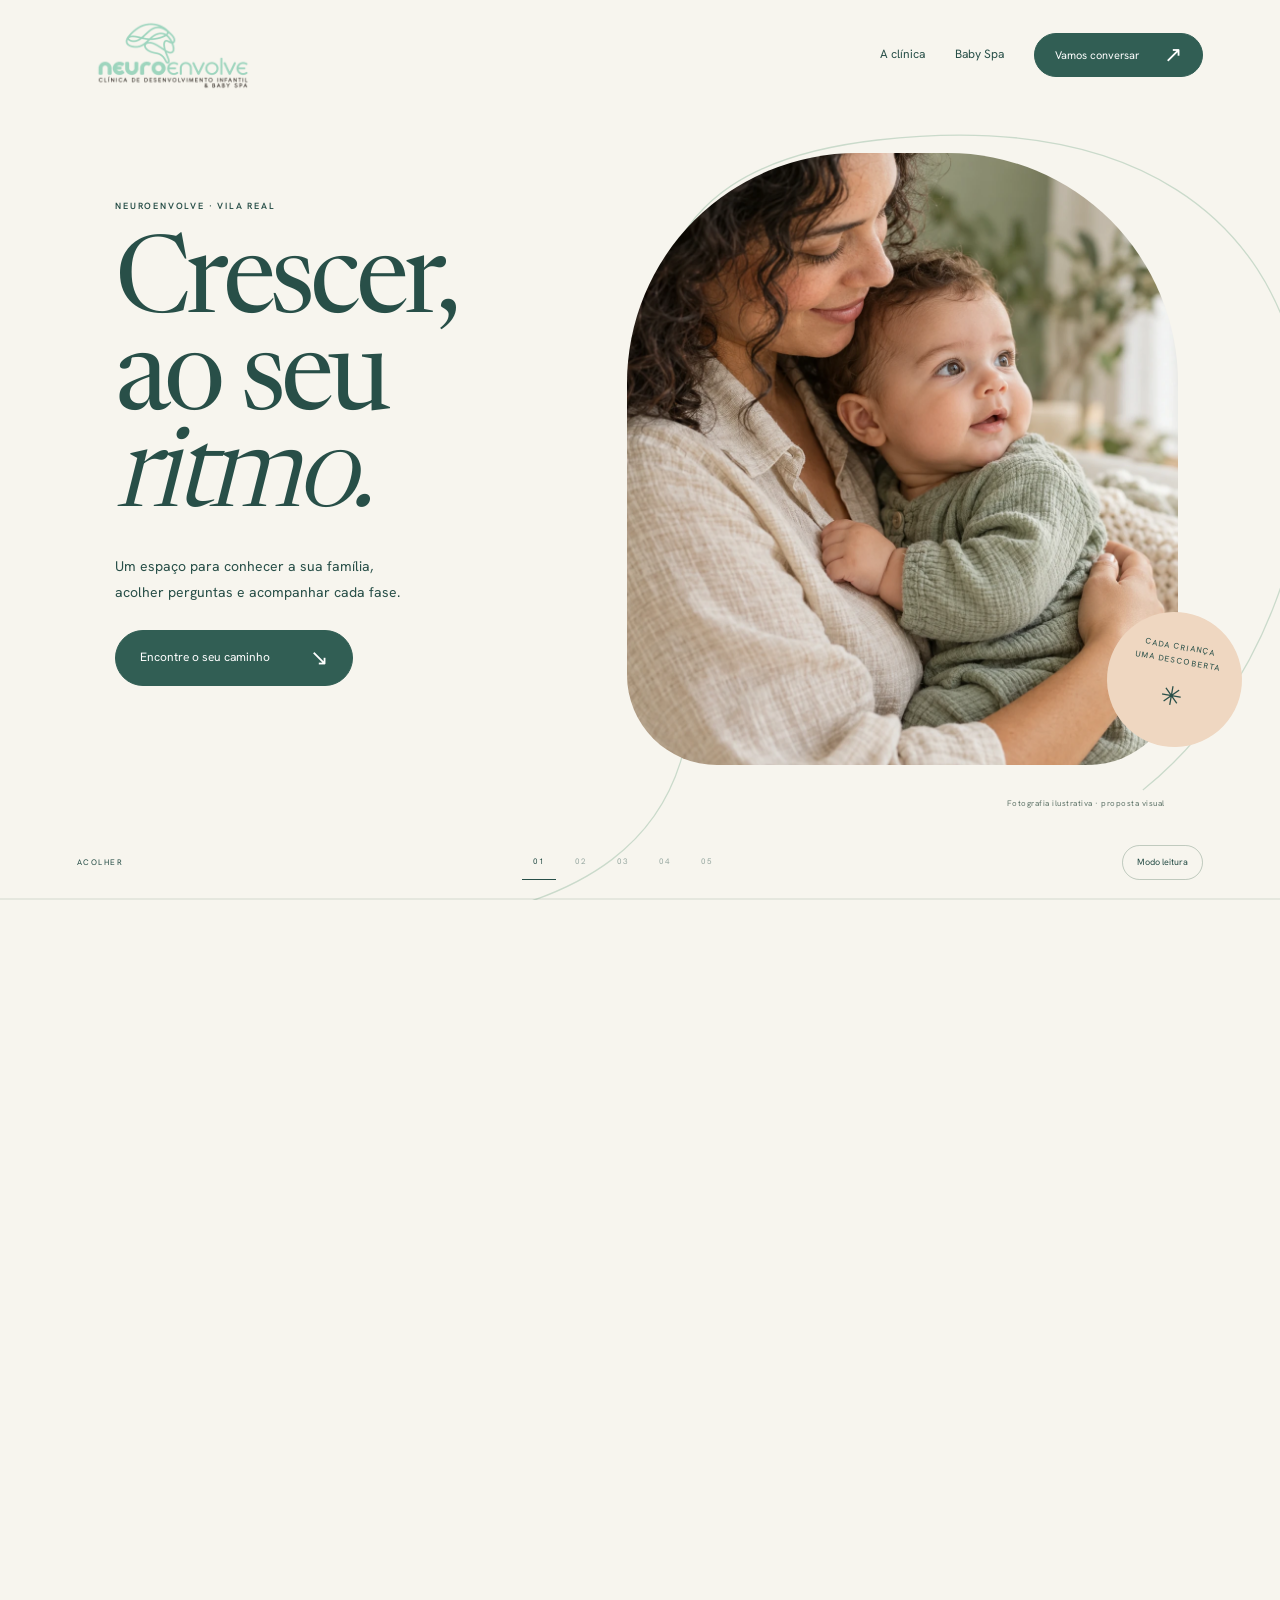
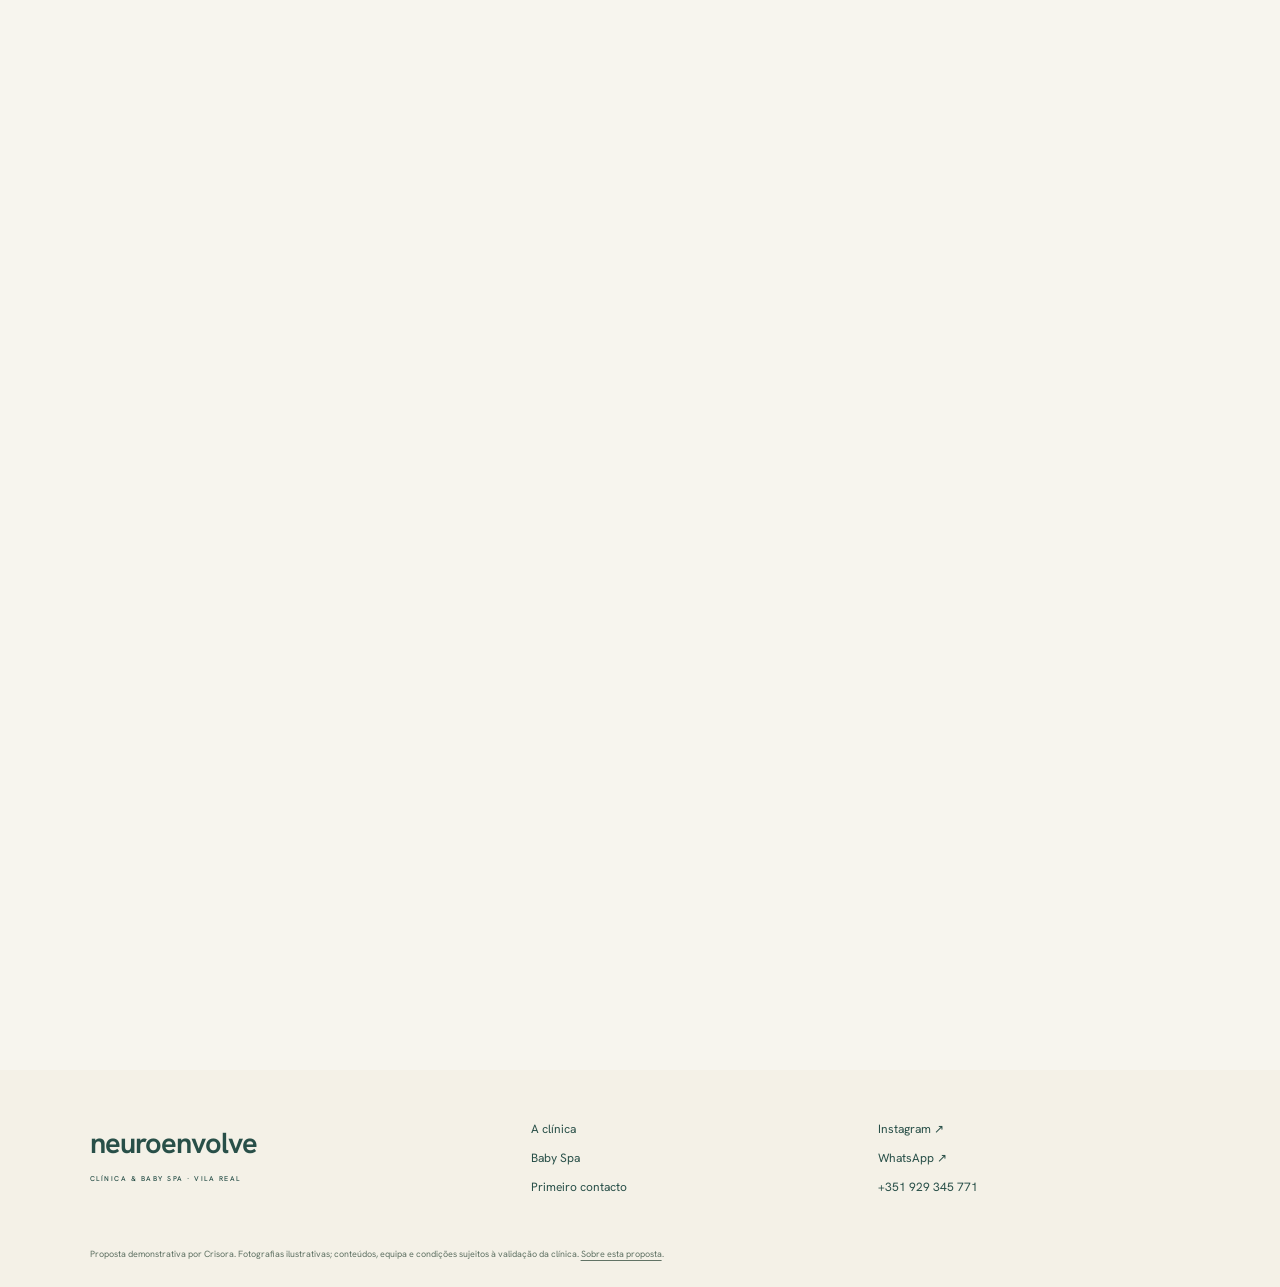
<file: index.html>
<!doctype html><html lang="pt-PT"><head><meta charset="utf-8"><meta name="viewport" content="width=device-width,initial-scale=1"><meta name="robots" content="noindex"><meta name="description" content="Neuroenvolve — Clínica de desenvolvimento infantil e Baby Spa, em Vila Real. Conheça a proposta de cuidado e fale com a clínica."><title>Neuroenvolve — Crescer, ao seu ritmo.</title><link rel="stylesheet" href="site.css?v=1"></head><body><a class="skip" href="contacto.html">Saltar para o contacto</a><main><div class="journey" id="journey"><div class="journey-stage"><header class="header"><a class="logo" href="#inicio" aria-label="Neuroenvolve — início"><img src="assets/logo.webp" alt="Neuroenvolve — Clínica de desenvolvimento infantil e Baby Spa"></a><nav aria-label="Principal"><a href="clinica.html">A clínica</a><a href="baby-spa.html">Baby Spa</a><a class="pill small" href="contacto.html">Vamos conversar <span>↗</span></a></nav></header><section class="scene welcome" id="inicio" aria-labelledby="welcome-title"><svg class="welcome-thread" viewBox="0 0 1400 900" preserveAspectRatio="none" aria-hidden="true"><path d="M 500 920 C 1100 820 380 200 960 140 S 1510 600 1250 790"/></svg><div class="welcome-photo"><img src="assets/family.webp" fetchpriority="high" alt="Fotografia ilustrativa de uma mãe a acolher o bebé nos braços"></div><div class="welcome-copy"><p class="eyebrow">NEUROENVOLVE · VILA REAL</p><h1 id="welcome-title">Crescer,<br>ao seu<br><em>ritmo.</em></h1><p class="lead">Um espaço para conhecer a sua família,<br>acolher perguntas e acompanhar cada fase.</p><a class="pill" href="#caminhos">Encontre o seu caminho <span>↘</span></a></div><span class="round-note" aria-hidden="true">CADA CRIANÇA<br>UMA DESCOBERTA<span>✳</span></span><p class="picture-note">Fotografia ilustrativa · proposta visual</p></section><section class="scene pathways" id="caminhos" aria-labelledby="pathways-title"><div class="pathways-title"><p class="eyebrow">01 / DIFERENTES PONTOS DE PARTIDA</p><h2 id="pathways-title">Cuidado que<br><em>acompanha.</em></h2><p>Às vezes, procura uma experiência com o seu bebé.<br>Outras vezes, precisa de saber com quem falar.</p></div><div class="play-photo"><img src="assets/play.webp" alt="Fotografia ilustrativa de uma criança e um adulto a partilhar uma brincadeira" loading="lazy"><span>DESCOBRIR. BRINCAR. PARTILHAR.</span></div><div class="path-list"><article><span class="path-number">01</span><div><p class="eyebrow">A CLÍNICA</p><h3>Conhecer e compreender.</h3><p>Informação sobre o desenvolvimento infantil, a história da clínica e como dar o primeiro passo com a equipa.</p><a class="line-link" href="clinica.html">Conhecer a clínica ↗</a></div></article><article><span class="path-number">02</span><div><p class="eyebrow">BABY SPA</p><h3>Um momento para partilhar.</h3><p>Conheça a proposta do Baby Spa e esclareça com a clínica o que acontece numa sessão e como preparar a visita.</p><a class="line-link" href="baby-spa.html">Explorar o Baby Spa ↗</a></div></article></div></section><section class="scene spa" id="baby-spa" aria-labelledby="spa-title"><div class="spa-photo"><img src="assets/baby-spa.webp" alt="Fotografia ilustrativa de um pequeno pé acolhido nas mãos de um adulto, junto a uma banheira" loading="lazy"></div><div class="spa-sheet"><span class="bubble b1" aria-hidden="true"></span><span class="bubble b2" aria-hidden="true"></span><div class="spa-copy"><p class="eyebrow">02 / BABY SPA</p><h2 id="spa-title">Pequenos pés.<br><em>Grandes momentos.</em></h2><p>Um convite para abrandar e conhecer a experiência do Baby Spa da Neuroenvolve, com espaço para as perguntas da sua família.</p><div class="spa-notes"><p><span>01</span> Saiba como funciona a sessão.</p><p><span>02</span> Confirme se é adequada para a sua criança.</p><p><span>03</span> Combine a visita com a clínica.</p></div><a class="pill" href="baby-spa.html">Conhecer a experiência <span>↗</span></a></div></div><p class="picture-note">Imagem conceptual · não retrata as instalações</p></section><section class="scene story" id="historia" aria-labelledby="story-title"><span class="story-orbit" aria-hidden="true"></span><div class="story-title"><p class="eyebrow">03 / POR TRÁS DO CUIDADO</p><h2 id="story-title">Há uma história<br>que nos<br><em>envolve.</em></h2><p>A Neuroenvolve nasceu em Vila Real, em 2024, pela iniciativa de Marina Nascimento, com foco no desenvolvimento infantil e no Baby Spa.</p><a class="line-link" href="clinica.html#quem-somos">Conhecer esta história ↗</a></div><div class="founder"><span class="founder-initial" aria-hidden="true">M</span><div><p class="eyebrow">FUNDADORA</p><h3>Marina<br>Nascimento</h3><p>Psicomotricista<br>Mestre em Desenvolvimento da Criança</p><p class="quiet">Um primeiro rosto para conhecer a origem da Neuroenvolve.</p></div></div><p class="source-note">Apresentação baseada na notícia de inauguração, de agosto de 2024. Equipa atual a validar pela clínica.</p></section><section class="scene conversation" id="visita" aria-labelledby="conversation-title"><div class="conversation-copy"><p class="eyebrow">04 / O PRIMEIRO PASSO</p><h2 id="conversation-title">Podemos começar<br>por uma<br><em>conversa?</em></h2><p>Não precisa de ter todas as respostas.<br>Diga-nos o que gostaria de conhecer.</p><a class="pill dark" href="contacto.html">Preparar o primeiro contacto <span>↗</span></a></div><div class="visit-note"><span class="visit-sun" aria-hidden="true">✳</span><p class="eyebrow">ESPERAMOS POR SI EM VILA REAL</p><p>Rua das Torres das Flores<br>Torre Azul, Loja n.º 1<br>5000-419 Vila Real</p><a class="line-link" href="https://www.google.com/maps/search/?api=1&query=Neuroenvolve%20Rua%20das%20Torres%20das%20Flores%20Vila%20Real" target="_blank" rel="noopener">Ver no mapa ↗</a><a class="visit-phone" href="tel:+351929345771">929 345 771</a></div></section><div class="scene-controls"><span class="chapter-label" aria-live="off">ACOLHER</span><nav aria-label="Capítulos"><a href="#inicio" aria-label="Acolher" aria-current="step">01</a><a href="#caminhos" aria-label="Caminhos">02</a><a href="#baby-spa" aria-label="Baby Spa">03</a><a href="#historia" aria-label="História">04</a><a href="#visita" aria-label="Contacto">05</a></nav><button id="reading-toggle" type="button" aria-pressed="false">Modo leitura</button></div><div class="journey-progress" aria-hidden="true"><span></span></div></div></div></main><footer><a class="footer-name" href="index.html">neuroenvolve<span>CLÍNICA & BABY SPA · VILA REAL</span></a><div><a href="clinica.html">A clínica</a><a href="baby-spa.html">Baby Spa</a><a href="contacto.html">Primeiro contacto</a></div><div><a href="https://www.instagram.com/neuroenvolve.vr/" target="_blank" rel="noopener">Instagram ↗</a><a href="https://wa.me/351929345771" target="_blank" rel="noopener">WhatsApp ↗</a><a href="tel:+351929345771">+351 929 345 771</a></div><p>Proposta demonstrativa por Crisora. Fotografias ilustrativas; conteúdos, equipa e condições sujeitos à validação da clínica. <a href="clinica.html#sobre-proposta">Sobre esta proposta</a>.</p></footer><script src="journey.js?v=1"></script></body></html>
</file>
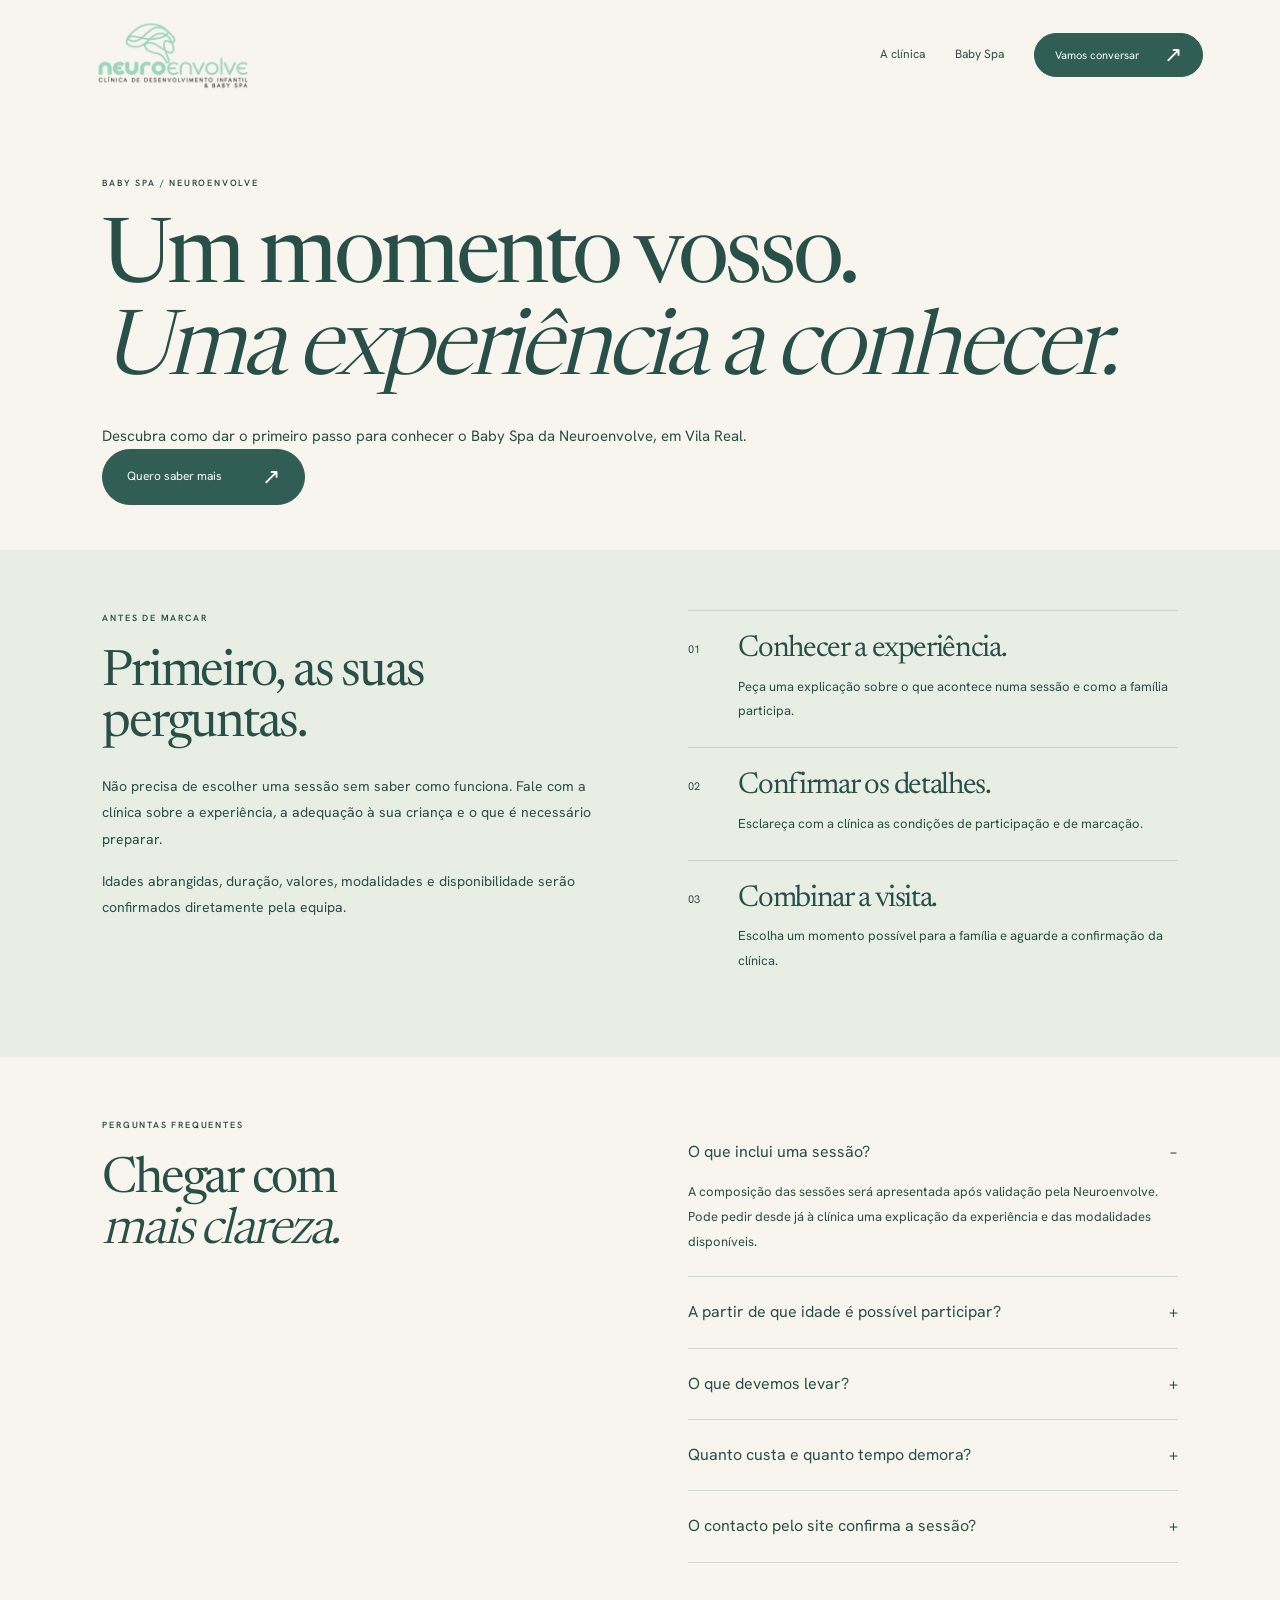
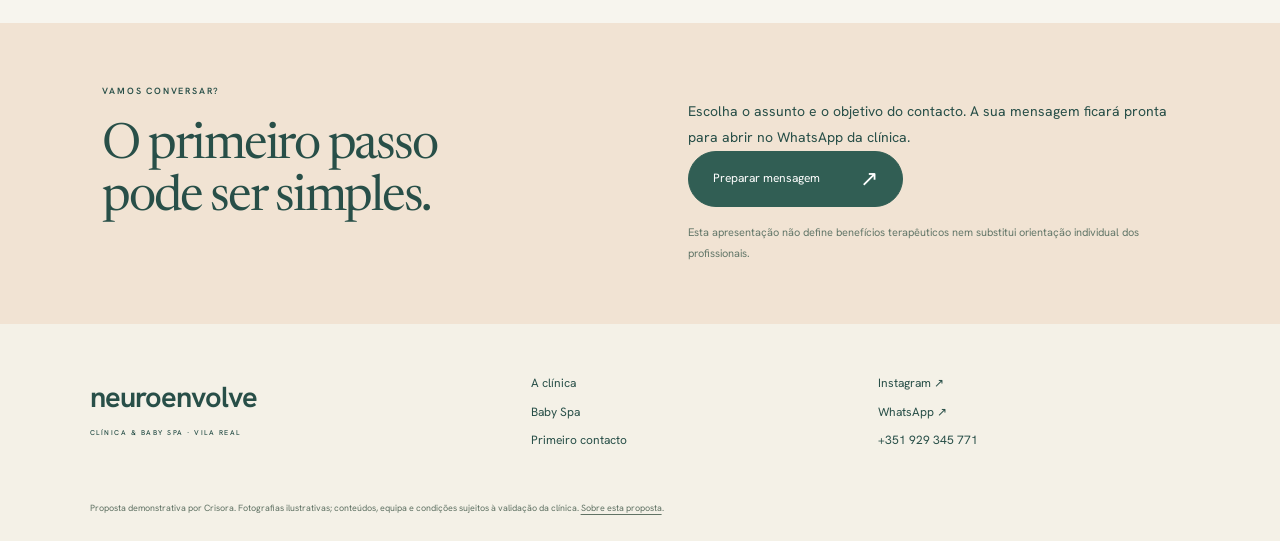
<file: baby-spa.html>
<!doctype html><html lang="pt-PT"><head><meta charset="utf-8"><meta name="viewport" content="width=device-width,initial-scale=1"><meta name="robots" content="noindex"><title>Baby Spa — Neuroenvolve</title><link rel="stylesheet" href="site.css?v=1"></head><body class="inner-page"><a class="skip" href="#conteudo">Saltar para o conteúdo</a><header class="header"><a class="logo" href="index.html" aria-label="Neuroenvolve — início"><img src="assets/logo.webp" alt="Neuroenvolve — Clínica de desenvolvimento infantil e Baby Spa"></a><nav aria-label="Principal"><a href="clinica.html">A clínica</a><a href="baby-spa.html">Baby Spa</a><a class="pill small" href="contacto.html">Vamos conversar <span>↗</span></a></nav></header><main id="conteudo"><div class="page-heading"><p class="eyebrow">BABY SPA / NEUROENVOLVE</p><h1>Um momento vosso.<br><em>Uma experiência a conhecer.</em></h1><p>Descubra como dar o primeiro passo para conhecer o Baby Spa da Neuroenvolve, em Vila Real.</p><a class="pill" href="contacto.html?assunto=spa">Quero saber mais <span>↗</span></a></div><section class="editorial-row tinted"><div><p class="eyebrow">ANTES DE MARCAR</p><h2>Primeiro, as suas<br>perguntas.</h2><p>Não precisa de escolher uma sessão sem saber como funciona. Fale com a clínica sobre a experiência, a adequação à sua criança e o que é necessário preparar.</p><p>Idades abrangidas, duração, valores, modalidades e disponibilidade serão confirmados diretamente pela equipa.</p></div><ol class="steps-list"><li><span>01</span><div><h3>Conhecer a experiência.</h3><p>Peça uma explicação sobre o que acontece numa sessão e como a família participa.</p></div></li><li><span>02</span><div><h3>Confirmar os detalhes.</h3><p>Esclareça com a clínica as condições de participação e de marcação.</p></div></li><li><span>03</span><div><h3>Combinar a visita.</h3><p>Escolha um momento possível para a família e aguarde a confirmação da clínica.</p></div></li></ol></section><section class="editorial-row faq"><div><p class="eyebrow">PERGUNTAS FREQUENTES</p><h2>Chegar com<br><em>mais clareza.</em></h2></div><div><details open><summary>O que inclui uma sessão?</summary><p>A composição das sessões será apresentada após validação pela Neuroenvolve. Pode pedir desde já à clínica uma explicação da experiência e das modalidades disponíveis.</p></details><details><summary>A partir de que idade é possível participar?</summary><p>Confirme diretamente com a equipa quais as idades abrangidas e se a experiência é adequada à sua criança.</p></details><details><summary>O que devemos levar?</summary><p>Peça à clínica as suas orientações de preparação antes da visita. Assim, saberá exatamente o que é necessário.</p></details><details><summary>Quanto custa e quanto tempo demora?</summary><p>Os valores e a duração ainda não foram incluídos nesta proposta. A clínica confirma essas informações no contacto.</p></details><details><summary>O contacto pelo site confirma a sessão?</summary><p>Não. O site prepara uma mensagem para o WhatsApp. A marcação só fica confirmada depois de combinar os detalhes com a Neuroenvolve.</p></details></div></section><section class="editorial-row peach"><div><p class="eyebrow">VAMOS CONVERSAR?</p><h2>O primeiro passo<br>pode ser simples.</h2></div><div><p>Escolha o assunto e o objetivo do contacto. A sua mensagem ficará pronta para abrir no WhatsApp da clínica.</p><a class="pill" href="contacto.html?assunto=spa">Preparar mensagem <span>↗</span></a><p class="subnote">Esta apresentação não define benefícios terapêuticos nem substitui orientação individual dos profissionais.</p></div></section></main><footer><a class="footer-name" href="index.html">neuroenvolve<span>CLÍNICA & BABY SPA · VILA REAL</span></a><div><a href="clinica.html">A clínica</a><a href="baby-spa.html">Baby Spa</a><a href="contacto.html">Primeiro contacto</a></div><div><a href="https://www.instagram.com/neuroenvolve.vr/" target="_blank" rel="noopener">Instagram ↗</a><a href="https://wa.me/351929345771" target="_blank" rel="noopener">WhatsApp ↗</a><a href="tel:+351929345771">+351 929 345 771</a></div><p>Proposta demonstrativa por Crisora. Fotografias ilustrativas; conteúdos, equipa e condições sujeitos à validação da clínica. <a href="clinica.html#sobre-proposta">Sobre esta proposta</a>.</p></footer></body></html>
</file>
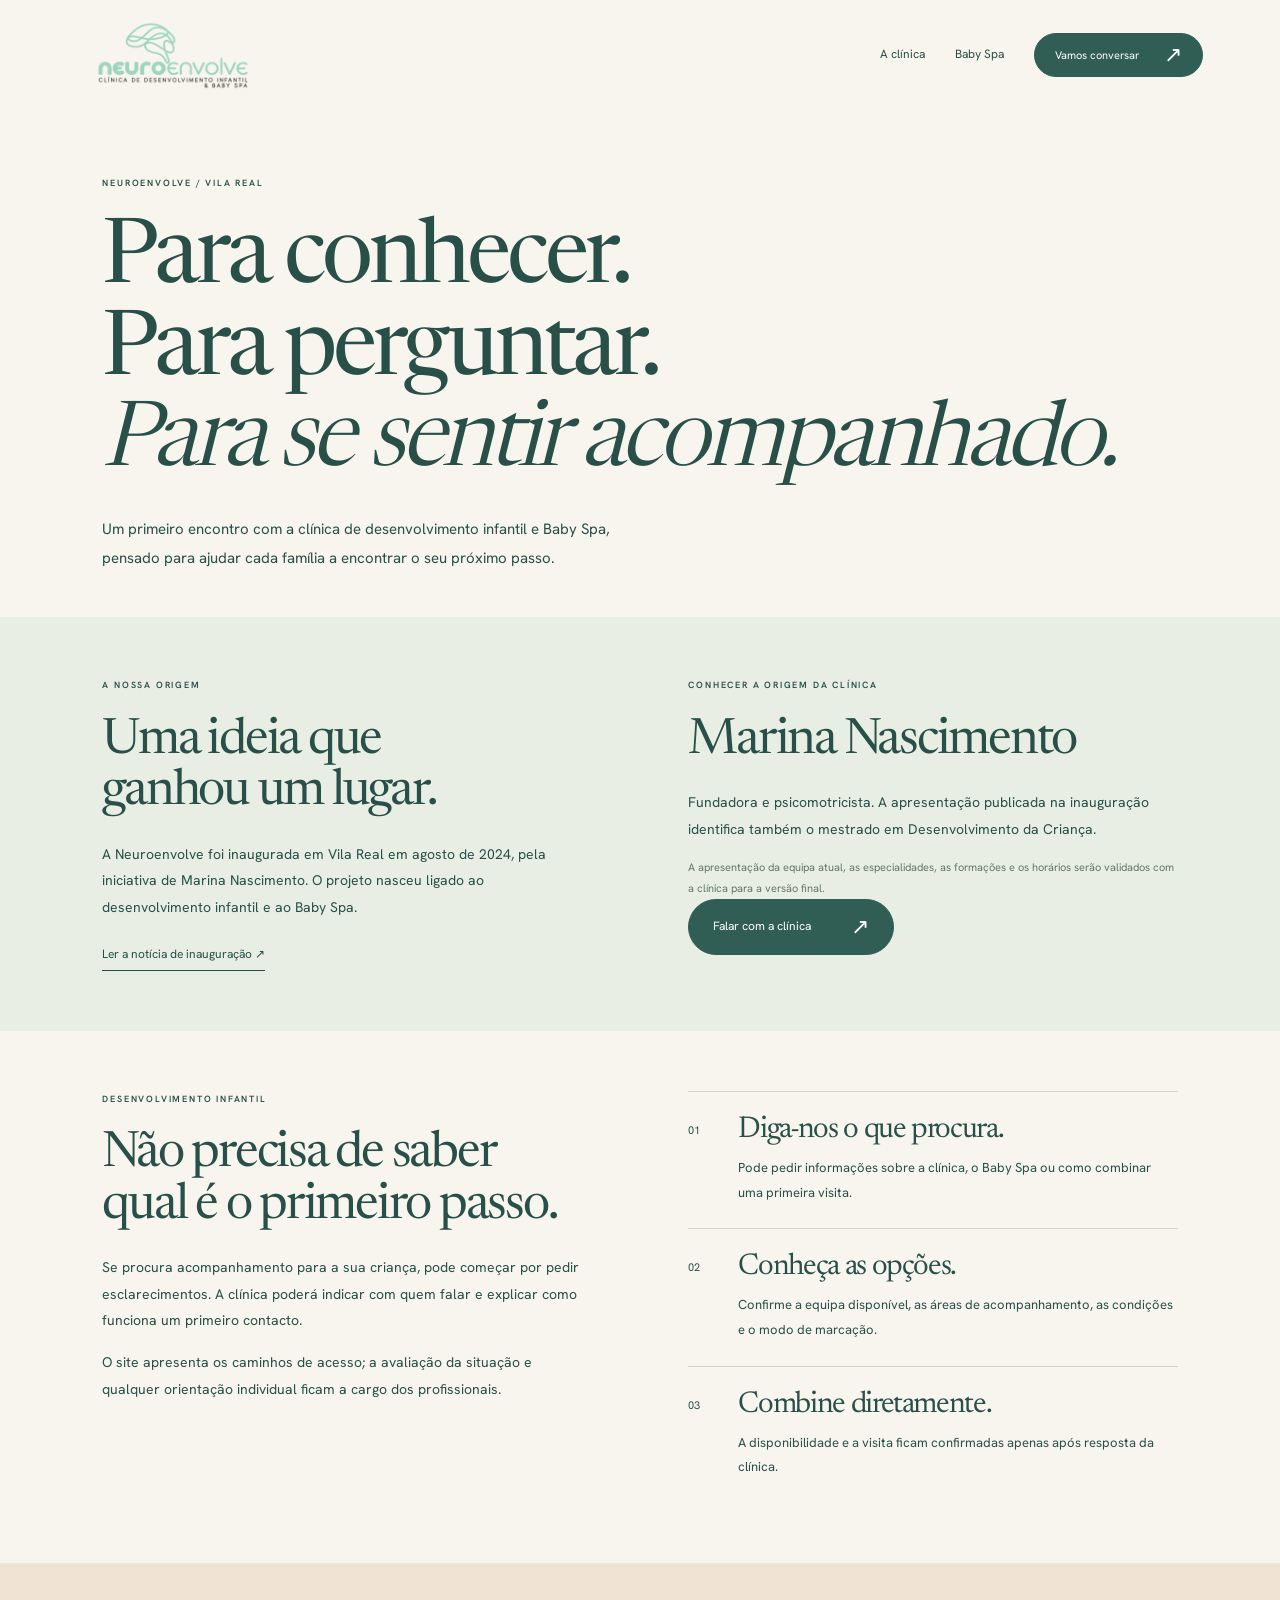
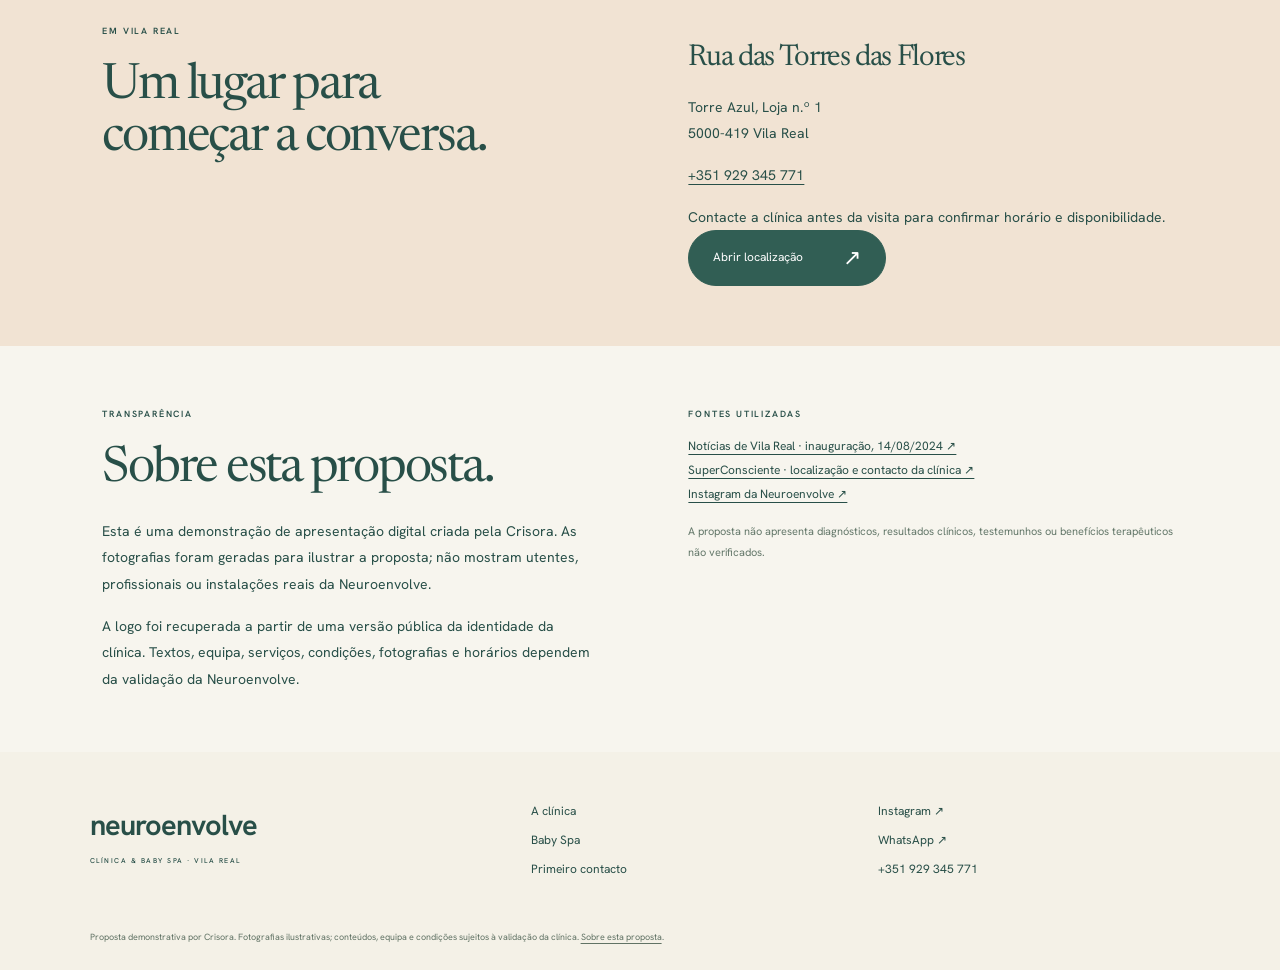
<file: clinica.html>
<!doctype html><html lang="pt-PT"><head><meta charset="utf-8"><meta name="viewport" content="width=device-width,initial-scale=1"><meta name="robots" content="noindex"><title>A clínica — Neuroenvolve</title><link rel="stylesheet" href="site.css?v=1"></head><body class="inner-page"><a class="skip" href="#conteudo">Saltar para o conteúdo</a><header class="header"><a class="logo" href="index.html" aria-label="Neuroenvolve — início"><img src="assets/logo.webp" alt="Neuroenvolve — Clínica de desenvolvimento infantil e Baby Spa"></a><nav aria-label="Principal"><a href="clinica.html">A clínica</a><a href="baby-spa.html">Baby Spa</a><a class="pill small" href="contacto.html">Vamos conversar <span>↗</span></a></nav></header><main id="conteudo"><div class="page-heading"><p class="eyebrow">NEUROENVOLVE / VILA REAL</p><h1>Para conhecer.<br>Para perguntar.<br><em>Para se sentir acompanhado.</em></h1><p>Um primeiro encontro com a clínica de desenvolvimento infantil e Baby Spa, pensado para ajudar cada família a encontrar o seu próximo passo.</p></div><section class="editorial-row tinted" id="quem-somos"><div><p class="eyebrow">A NOSSA ORIGEM</p><h2>Uma ideia que<br>ganhou um lugar.</h2><p>A Neuroenvolve foi inaugurada em Vila Real em agosto de 2024, pela iniciativa de Marina Nascimento. O projeto nasceu ligado ao desenvolvimento infantil e ao Baby Spa.</p><a class="line-link" href="https://noticiasdevilareal.sapo.pt/primeiro-baby-spa-do-distrito-abre-em-vila-real/" target="_blank" rel="noopener">Ler a notícia de inauguração ↗</a></div><div><p class="eyebrow">CONHECER A ORIGEM DA CLÍNICA</p><h2>Marina Nascimento</h2><p>Fundadora e psicomotricista. A apresentação publicada na inauguração identifica também o mestrado em Desenvolvimento da Criança.</p><p class="subnote">A apresentação da equipa atual, as especialidades, as formações e os horários serão validados com a clínica para a versão final.</p><a class="pill" href="contacto.html?assunto=clinica">Falar com a clínica <span>↗</span></a></div></section><section class="editorial-row"><div><p class="eyebrow">DESENVOLVIMENTO INFANTIL</p><h2>Não precisa de saber<br>qual é o primeiro passo.</h2><p>Se procura acompanhamento para a sua criança, pode começar por pedir esclarecimentos. A clínica poderá indicar com quem falar e explicar como funciona um primeiro contacto.</p><p>O site apresenta os caminhos de acesso; a avaliação da situação e qualquer orientação individual ficam a cargo dos profissionais.</p></div><ol class="steps-list"><li><span>01</span><div><h3>Diga-nos o que procura.</h3><p>Pode pedir informações sobre a clínica, o Baby Spa ou como combinar uma primeira visita.</p></div></li><li><span>02</span><div><h3>Conheça as opções.</h3><p>Confirme a equipa disponível, as áreas de acompanhamento, as condições e o modo de marcação.</p></div></li><li><span>03</span><div><h3>Combine diretamente.</h3><p>A disponibilidade e a visita ficam confirmadas apenas após resposta da clínica.</p></div></li></ol></section><section class="editorial-row peach"><div><p class="eyebrow">EM VILA REAL</p><h2>Um lugar para<br>começar a conversa.</h2></div><div class="visit-details"><h3>Rua das Torres das Flores</h3><p>Torre Azul, Loja n.º 1<br>5000-419 Vila Real</p><p><a class="inline-link" href="tel:+351929345771">+351 929 345 771</a></p><p>Contacte a clínica antes da visita para confirmar horário e disponibilidade.</p><a class="pill" href="https://www.google.com/maps/search/?api=1&query=Neuroenvolve%20Rua%20das%20Torres%20das%20Flores%20Vila%20Real" target="_blank" rel="noopener">Abrir localização <span>↗</span></a></div></section><section class="editorial-row" id="sobre-proposta"><div><p class="eyebrow">TRANSPARÊNCIA</p><h2>Sobre esta proposta.</h2><p>Esta é uma demonstração de apresentação digital criada pela Crisora. As fotografias foram geradas para ilustrar a proposta; não mostram utentes, profissionais ou instalações reais da Neuroenvolve.</p><p>A logo foi recuperada a partir de uma versão pública da identidade da clínica. Textos, equipa, serviços, condições, fotografias e horários dependem da validação da Neuroenvolve.</p></div><div><p class="eyebrow">FONTES UTILIZADAS</p><ul class="source-links"><li><a href="https://noticiasdevilareal.sapo.pt/primeiro-baby-spa-do-distrito-abre-em-vila-real/" target="_blank" rel="noopener">Notícias de Vila Real · inauguração, 14/08/2024 ↗</a></li><li><a href="https://superconsciente.pt/" target="_blank" rel="noopener">SuperConsciente · localização e contacto da clínica ↗</a></li><li><a href="https://www.instagram.com/neuroenvolve.vr/" target="_blank" rel="noopener">Instagram da Neuroenvolve ↗</a></li></ul><p class="subnote">A proposta não apresenta diagnósticos, resultados clínicos, testemunhos ou benefícios terapêuticos não verificados.</p></div></section></main><footer><a class="footer-name" href="index.html">neuroenvolve<span>CLÍNICA & BABY SPA · VILA REAL</span></a><div><a href="clinica.html">A clínica</a><a href="baby-spa.html">Baby Spa</a><a href="contacto.html">Primeiro contacto</a></div><div><a href="https://www.instagram.com/neuroenvolve.vr/" target="_blank" rel="noopener">Instagram ↗</a><a href="https://wa.me/351929345771" target="_blank" rel="noopener">WhatsApp ↗</a><a href="tel:+351929345771">+351 929 345 771</a></div><p>Proposta demonstrativa por Crisora. Fotografias ilustrativas; conteúdos, equipa e condições sujeitos à validação da clínica. <a href="clinica.html#sobre-proposta">Sobre esta proposta</a>.</p></footer></body></html>
</file>
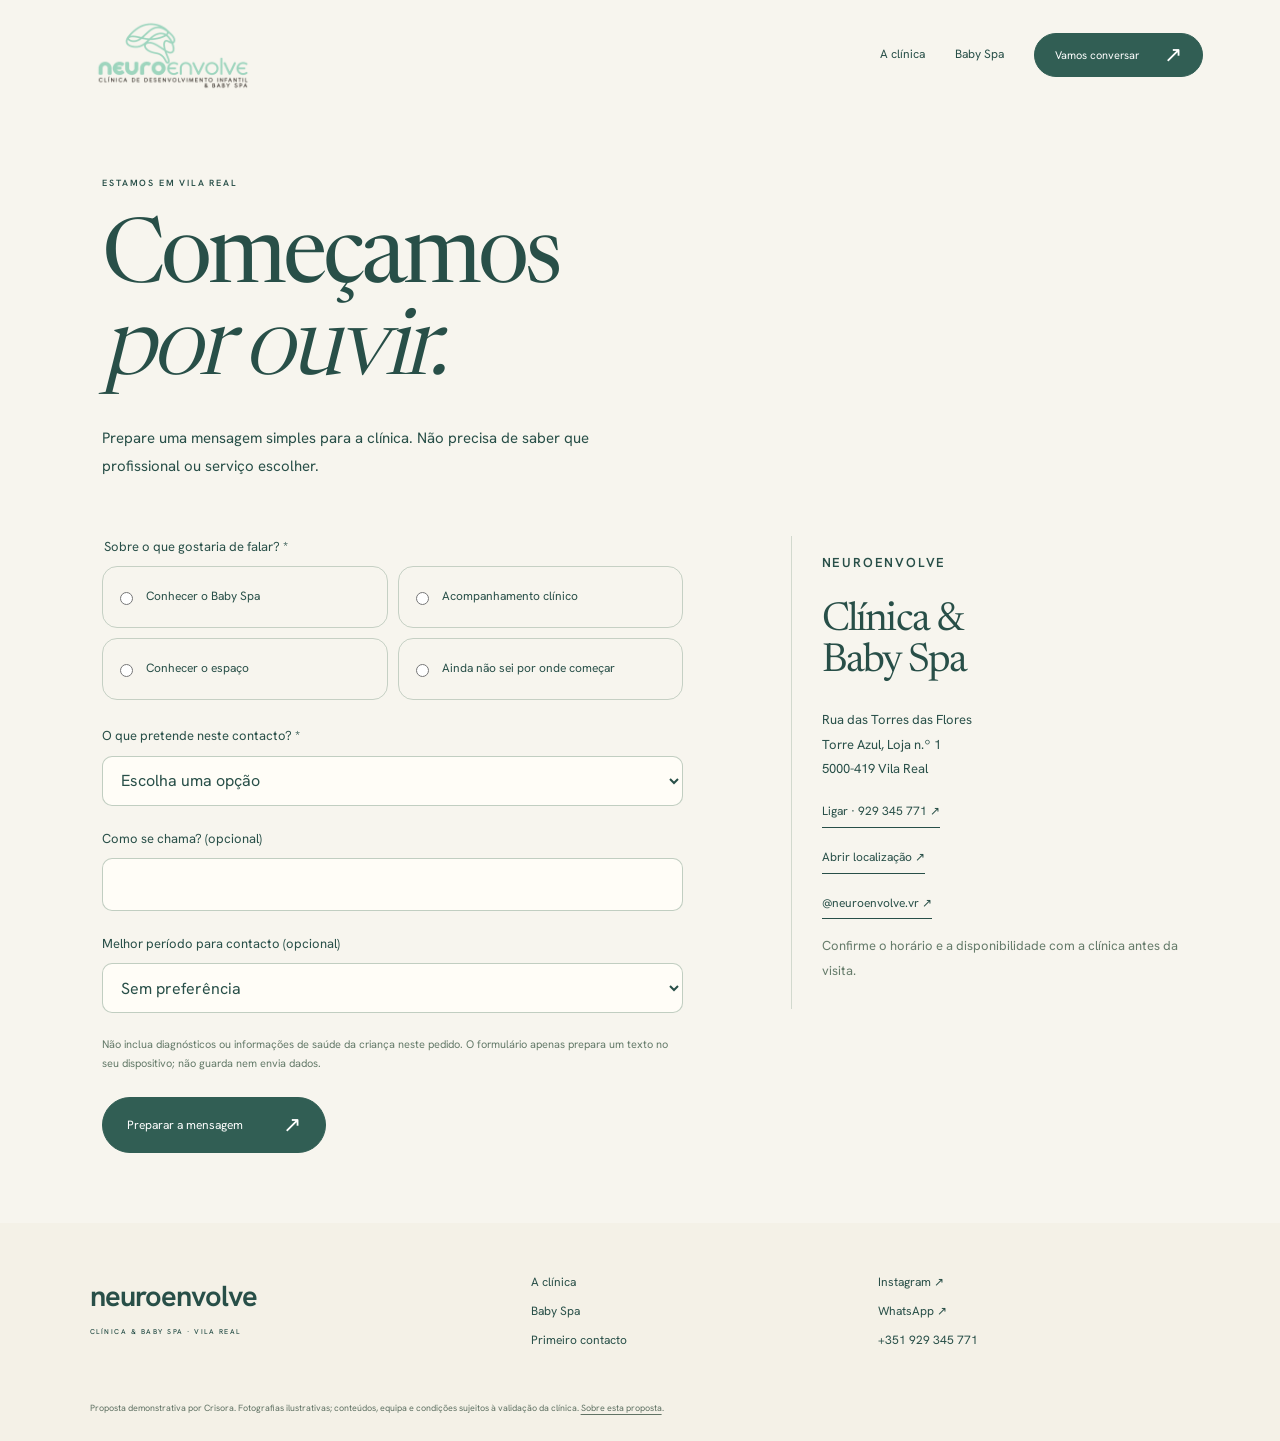
<file: contacto.html>
<!doctype html><html lang="pt-PT"><head><meta charset="utf-8"><meta name="viewport" content="width=device-width,initial-scale=1"><meta name="robots" content="noindex"><title>Primeiro contacto — Neuroenvolve</title><link rel="stylesheet" href="site.css?v=1"></head><body class="inner-page"><a class="skip" href="#conteudo">Saltar para o conteúdo</a><header class="header"><a class="logo" href="index.html" aria-label="Neuroenvolve — início"><img src="assets/logo.webp" alt="Neuroenvolve — Clínica de desenvolvimento infantil e Baby Spa"></a><nav aria-label="Principal"><a href="clinica.html">A clínica</a><a href="baby-spa.html">Baby Spa</a><a class="pill small" href="contacto.html">Vamos conversar <span>↗</span></a></nav></header><main id="conteudo"><div class="page-heading"><p class="eyebrow">ESTAMOS EM VILA REAL</p><h1>Começamos<br><em>por ouvir.</em></h1><p>Prepare uma mensagem simples para a clínica. Não precisa de saber que profissional ou serviço escolher.</p></div><div class="contact-layout"><form class="contact-form" id="contact-form"><fieldset><legend>Sobre o que gostaria de falar? *</legend><div class="contact-options"><label><input type="radio" name="subject" value="Baby Spa" required>Conhecer o Baby Spa</label><label><input type="radio" name="subject" value="Acompanhamento clínico">Acompanhamento clínico</label><label><input type="radio" name="subject" value="Conhecer o espaço">Conhecer o espaço</label><label><input type="radio" name="subject" value="Orientação para o primeiro contacto">Ainda não sei por onde começar</label></div></fieldset><div class="form-row"><label for="goal">O que pretende neste contacto? *</label><select name="goal" id="goal" required><option value="">Escolha uma opção</option><option>Receber informações</option><option>Combinar uma primeira visita</option><option>Saber a disponibilidade</option></select></div><div class="form-row"><label for="parent-name">Como se chama? (opcional)</label><input id="parent-name" name="parent" maxlength="80" autocomplete="given-name"></div><div class="form-row"><label for="time">Melhor período para contacto (opcional)</label><select id="time" name="time"><option value="">Sem preferência</option><option>De manhã</option><option>À tarde</option><option>Ao final do dia</option></select></div><p class="form-hint">Não inclua diagnósticos ou informações de saúde da criança neste pedido. O formulário apenas prepara um texto no seu dispositivo; não guarda nem envia dados.</p><button class="pill" type="submit">Preparar a mensagem <span>↗</span></button><noscript><p class="form-hint">Pode contactar diretamente a clínica pelo <a class="inline-link" href="https://wa.me/351929345771">WhatsApp</a> ou ligar para <a class="inline-link" href="tel:+351929345771">929 345 771</a>.</p></noscript><section class="message-preview" id="message-preview" hidden aria-labelledby="preview-title"><h2 id="preview-title" tabindex="-1">A sua mensagem.</h2><pre id="message-text"></pre><div class="message-actions"><a class="pill" id="whatsapp-send" href="https://wa.me/351929345771" target="_blank" rel="noopener">Abrir no WhatsApp <span>↗</span></a><button class="pill" id="copy-message" type="button">Copiar texto</button></div><p class="form-status" id="form-status" role="status"></p><p class="form-hint">O WhatsApp abre com o texto preenchido. Reveja a mensagem e envie quando quiser. O contacto não confirma uma marcação.</p></section></form><aside class="contact-aside"><p class="eyebrow">NEUROENVOLVE</p><h2>Clínica &<br>Baby Spa</h2><p>Rua das Torres das Flores<br>Torre Azul, Loja n.º 1<br>5000-419 Vila Real</p><a class="line-link" href="tel:+351929345771">Ligar · 929 345 771 ↗</a><a class="line-link" href="https://www.google.com/maps/search/?api=1&query=Neuroenvolve%20Rua%20das%20Torres%20das%20Flores%20Vila%20Real" target="_blank" rel="noopener">Abrir localização ↗</a><a class="line-link" href="https://www.instagram.com/neuroenvolve.vr/" target="_blank" rel="noopener">@neuroenvolve.vr ↗</a><p class="form-hint">Confirme o horário e a disponibilidade com a clínica antes da visita.</p></aside></div></main><footer><a class="footer-name" href="index.html">neuroenvolve<span>CLÍNICA & BABY SPA · VILA REAL</span></a><div><a href="clinica.html">A clínica</a><a href="baby-spa.html">Baby Spa</a><a href="contacto.html">Primeiro contacto</a></div><div><a href="https://www.instagram.com/neuroenvolve.vr/" target="_blank" rel="noopener">Instagram ↗</a><a href="https://wa.me/351929345771" target="_blank" rel="noopener">WhatsApp ↗</a><a href="tel:+351929345771">+351 929 345 771</a></div><p>Proposta demonstrativa por Crisora. Fotografias ilustrativas; conteúdos, equipa e condições sujeitos à validação da clínica. <a href="clinica.html#sobre-proposta">Sobre esta proposta</a>.</p></footer><script src="contact.js?v=1"></script></body></html>
</file>
<file: site.css>
@font-face{font-family:Newsreader;src:url('assets/Newsreader.ttf');font-weight:200 800;font-display:swap}@font-face{font-family:Hanken;src:url('assets/HankenGrotesk.ttf');font-weight:100 900;font-display:swap}:root{--paper:#f7f5ee;--ink:#284f48;--muted:#687c70;--mint:#d1e3d8;--deep:#315e54;--peach:#efd7c1;--serif:Newsreader,Georgia,serif;--sans:Hanken,Arial,sans-serif}*{box-sizing:border-box}body{margin:0;background:var(--paper);color:var(--ink);font:15px/1.65 var(--sans);-webkit-font-smoothing:antialiased}html{scroll-padding-top:90px}a{color:inherit;text-decoration:none}img{display:block;max-width:100%}button,input,select,textarea{font:inherit}button{cursor:pointer}h1,h2,h3,p{margin:0}h1,h2,h3{font:400 60px/1.03 var(--serif);letter-spacing:-.045em}h1 em,h2 em{font-weight:350;font-style:italic}button:focus-visible,a:focus-visible,input:focus-visible,textarea:focus-visible,select:focus-visible{outline:3px solid #a96b40;outline-offset:5px}.skip{position:fixed;z-index:80;top:-100px;left:15px;padding:12px;background:var(--deep);color:#fff}.skip:focus{top:10px}.eyebrow{font:600 9px/1.8 var(--sans);letter-spacing:1.8px}.header{position:relative;z-index:20;display:flex;justify-content:space-between;align-items:center;padding:20px 6%;height:110px}.logo{width:190px;height:70px;display:block}.logo img{width:100%;height:100%;object-fit:contain}.header nav{display:flex;align-items:center;gap:30px;font-size:12px}.pill{display:inline-flex;gap:40px;justify-content:space-between;align-items:center;background:var(--deep);color:#fff;padding:16px 24px;min-height:50px;border:1px solid var(--deep);border-radius:60px;font-size:12px;transition:background .25s,translate .25s}.pill:hover{background:#21463e;translate:0 -2px}.pill span{font-size:22px;line-height:1}.pill.small{padding:10px 20px;min-height:42px;gap:25px;font-size:11px}.line-link{display:table;border-bottom:1px solid currentColor;padding:5px 0;font-size:12px;margin-top:20px}.scene{position:relative;min-height:850px;overflow:hidden}.welcome{background:var(--paper)}.welcome-photo{position:absolute;right:8%;top:17%;width:43%;height:68%;border-radius:230px 230px 90px 90px;overflow:hidden;transform-origin:60% 50%}.welcome-photo img{width:100%;height:100%;object-fit:cover;object-position:55% 45%}.welcome-copy{position:absolute;left:9%;top:22%;width:45%;z-index:2}.welcome-copy h1{font-size:clamp(76px,8.4vw,132px);line-height:.9;margin:25px 0}.lead{font-size:14px;line-height:1.8}.welcome-copy .pill{margin-top:25px}.welcome-thread{position:absolute;inset:0;width:100%;height:100%;fill:none;stroke:#b8d0bd;stroke-width:1.4;opacity:.7;pointer-events:none}.welcome-thread path{stroke-dasharray:2400;stroke-dashoffset:0}.round-note{position:absolute;right:3%;bottom:17%;width:135px;height:135px;background:var(--peach);border-radius:50%;display:flex;flex-direction:column;align-items:center;justify-content:center;font-size:8px;letter-spacing:1.2px;line-height:1.8;text-align:center;transform:rotate(10deg);z-index:3}.round-note span{font-size:26px;margin-top:6px}.picture-note{position:absolute;right:9%;bottom:10%;font-size:8px;letter-spacing:.5px;color:#60756a}.pathways{background:var(--mint)}.pathways-title{position:absolute;left:9%;top:19%;width:39%}.pathways-title h2{font-size:clamp(58px,5.8vw,90px);margin:22px 0}.pathways-title>p:last-child{font-size:13px;line-height:1.8}.play-photo{position:absolute;left:9%;bottom:13%;width:29%;height:29%;overflow:hidden;border-radius:110px 110px 15px 15px}.play-photo img{width:100%;height:100%;object-fit:cover}.play-photo span{position:absolute;bottom:12px;left:20px;color:#fff;font-size:7px;letter-spacing:1.5px;text-shadow:0 1px 4px #0009}.path-list{position:absolute;right:9%;top:23%;width:42%}.path-list article{padding:25px 0;border-top:1px solid #557c6c55;display:flex;gap:25px}.path-number{font-size:10px;padding-top:2px}.path-list article>div{max-width:420px}.path-list h3{font-size:32px;line-height:1.12;margin:12px 0}.path-list article>div>p:not(.eyebrow){font-size:13px;line-height:1.8}.path-list .line-link{margin-top:15px}.spa{background:#edf3eb}.spa-photo{position:absolute;inset:0 45% 0 0;overflow:hidden}.spa-photo img{width:100%;height:100%;object-fit:cover;object-position:50% 55%}.spa-sheet{position:absolute;inset:0 0 0 46%;background:#edf3eb;border-radius:45% 0 0 45%;display:flex;align-items:center;padding:110px 10% 100px 11%}.spa-copy{position:relative;z-index:1}.spa-copy h2{font-size:clamp(50px,5.1vw,78px);line-height:1.02;margin:25px 0}.spa-copy>p:not(.eyebrow){font-size:14px;max-width:360px;line-height:1.8}.spa-notes{margin:25px 0}.spa-notes p{font-size:11px;padding:8px 0;border-bottom:1px solid #72917d33;display:flex;gap:18px}.spa-notes span{font-size:9px;color:#6a8877}.bubble{position:absolute;display:block;border:1px solid #b8d4c3;border-radius:50%;pointer-events:none}.b1{width:180px;height:180px;right:-60px;top:5%}.b2{width:70px;height:70px;right:12%;bottom:8%}.spa .picture-note{left:6%;right:auto;bottom:10%;color:#345348;background:#f7f5eed9;border-radius:20px;padding:5px 12px}.story{background:var(--deep);color:#fbf7ea;display:grid;grid-template-columns:1fr 1fr;align-items:center;gap:10%;padding:140px 10% 110px}.story-title{position:relative;z-index:1}.story-title h2{font-size:clamp(60px,6.4vw,96px);line-height:1;margin:25px 0}.story-title>p:not(.eyebrow){font-size:13px;line-height:1.9;max-width:390px;color:#e0eadc}.story .line-link{font-size:11px;margin-top:25px}.founder{position:relative;z-index:1;display:flex;align-items:center;gap:25px}.founder-initial{font:350px/.8 var(--serif);color:#bed4bd33;position:absolute;left:-50px;top:-70px;pointer-events:none}.founder>div{position:relative;padding-top:80px}.founder h3{font-size:58px;line-height:1.1;margin:20px 0}.founder>div>p:not(.eyebrow){font-size:13px;line-height:1.8}.founder .quiet{font-size:12px!important;color:#d3e4cd;max-width:280px;margin-top:20px}.story-orbit{position:absolute;right:-20%;bottom:-60%;width:90vw;height:90vw;border:1px solid #c1dcc326;border-radius:50%;pointer-events:none}.source-note{position:absolute;bottom:11%;left:10%;right:10%;font-size:8px;color:#cfddc8}.conversation{background:var(--peach);display:grid;grid-template-columns:1.2fr 1fr;align-items:center;gap:10%;padding:150px 10% 120px}.conversation-copy h2{font-size:clamp(65px,7vw,106px);line-height:.98;margin:25px 0}.conversation-copy>p:not(.eyebrow){font-size:14px;line-height:1.8}.conversation-copy .pill{margin-top:25px}.visit-note{position:relative;padding-top:100px}.visit-sun{font-size:90px;position:absolute;top:-50px;right:20%;line-height:1}.visit-note>p:not(.eyebrow){font-size:16px;line-height:1.9;margin-top:20px}.visit-phone{display:block;font:32px var(--serif);margin-top:25px}.scene-controls,.journey-progress{display:none}footer{padding:50px 7% 25px;background:#f4f1e7;display:grid;grid-template-columns:1.3fr 1fr 1fr;gap:35px}.footer-name{font-size:29px;font-weight:650;letter-spacing:-1px}.footer-name span{display:block;font-size:7px;letter-spacing:1.5px;margin-top:5px;font-weight:500}footer>div{display:flex;flex-direction:column;gap:9px;font-size:12px}footer>p{grid-column:1/-1;font-size:9px;color:#617365;margin-top:15px}footer>p a{text-decoration:underline;text-underline-offset:3px}.cinematic .journey{height:830svh}.cinematic .journey-stage{height:100svh;position:sticky;top:0;overflow:hidden;isolation:isolate}.cinematic .header{position:absolute;top:0;left:0;right:0;transition:color .15s}.cinematic .scene{position:absolute;inset:0;height:100%;min-height:0;pointer-events:none}.cinematic .scene:not([inert]){pointer-events:auto}.cinematic .welcome{z-index:1}.cinematic .pathways{z-index:2}.cinematic .spa{z-index:3}.cinematic .story{z-index:4}.cinematic .conversation{z-index:5}.cinematic .scene-controls{position:absolute;left:6%;right:6%;bottom:20px;display:flex;align-items:center;justify-content:space-between;font-size:8px;letter-spacing:1.5px;z-index:25}.scene-controls nav{display:flex;gap:8px}.scene-controls nav a{padding:10px;min-width:34px;text-align:center;opacity:.45;border-bottom:1px solid transparent}.scene-controls nav a[aria-current]{opacity:1;border-bottom-color:currentColor}.scene-controls button{border:1px solid #6b897766;border-radius:25px;background:transparent;color:inherit;padding:9px 14px;font-size:9px}.cinematic.dark-scene .header,.cinematic.dark-scene .scene-controls{color:#fbf7ea}.cinematic.dark-scene .header .logo{background:#fbf7ea;border-radius:12px;padding:5px}.cinematic .journey-progress{display:block;position:absolute;bottom:0;left:0;right:0;height:2px;background:#69887320;z-index:25}.journey-progress span{display:block;width:100%;height:100%;background:#8aab97;transform:scaleX(0);transform-origin:left}.reading .header{background:var(--paper)}.reading .scene{min-height:800px}.reading .scene-controls{display:flex;justify-content:center;padding:20px}.reading .scene-controls nav,.reading .chapter-label{display:none}.reduced .scene-controls{display:none}
/* Supporting pages */
.page-heading{padding:65px 8% 45px;max-width:1300px;margin:auto}.page-heading h1{font-size:clamp(60px,7vw,100px);margin:25px 0;line-height:1.02}.page-heading>p:last-child{max-width:560px;font-size:15px;line-height:1.9}.editorial-row{padding:60px 8%;display:grid;grid-template-columns:1fr 1fr;gap:9%;align-items:start}.editorial-row.tinted{background:#e8eee4}.editorial-row.peach{background:#f1e3d3}.editorial-row h2{font-size:50px;margin:22px 0}.editorial-row h3{font-size:30px;margin:20px 0}.editorial-row p:not(.eyebrow){font-size:14px;line-height:1.9;max-width:540px;margin-top:15px}.editorial-row .aside-symbol{font:180px var(--serif);line-height:1;color:#83a68d}.editorial-row .subnote{font-size:11px!important;color:#64786a}.steps-list{margin:0;padding:0;list-style:none}.steps-list li{display:grid;grid-template-columns:30px 1fr;gap:20px;padding:23px 0;border-top:1px solid #7594804d}.steps-list li>span{font-size:11px;padding-top:6px}.steps-list h3{font-size:30px;margin:0 0 10px}.steps-list p{font-size:13px!important;margin:0!important}.faq details{padding:22px 0;border-bottom:1px solid #7594804d}.faq summary{list-style:none;display:flex;justify-content:space-between;gap:20px;font-size:16px;cursor:pointer}.faq summary:after{content:'+'}.faq details[open] summary:after{content:'−'}.faq details p{font-size:13px!important}.source-links{font-size:12px;line-height:2;list-style:none;padding:0}.source-links a{text-decoration:underline;text-underline-offset:4px}.contact-layout{padding:10px 8% 70px;display:grid;grid-template-columns:1.5fr 1fr;gap:10%}.contact-form{min-width:0}.contact-form label,.contact-form legend{display:block;font-size:13px;margin-bottom:9px}.contact-form fieldset{border:0;padding:0;margin:0 0 25px}.contact-options{display:grid;grid-template-columns:1fr 1fr;gap:10px}.contact-options label{border:1px solid #7a988466;border-radius:15px;padding:15px 12px;display:flex;gap:10px;align-items:center;cursor:pointer;font-size:12px;margin:0;min-height:62px}.contact-options label:has(input:checked){background:var(--deep);color:#fff;border-color:var(--deep)}.contact-options input{accent-color:#b5cfc1}.contact-form input:not([type=radio]),.contact-form select{width:100%;font-size:16px;background:#fffdf7;border:1px solid #7a988477;border-radius:10px;min-height:50px;padding:12px 14px;color:var(--ink)}.form-row{margin-bottom:22px}.form-hint{font-size:11px;color:#657b6a;line-height:1.7;margin:12px 0 25px}.contact-aside{border-left:1px solid #7a98844d;padding-left:30px;align-self:start}.contact-aside h2{font-size:40px;margin:25px 0}.contact-aside p{font-size:13px;line-height:1.9;margin-top:15px}.contact-aside a{display:table;margin-top:15px}.message-preview{margin-top:30px;background:#e8eee4;padding:25px;border-radius:20px}.message-preview h2{font-size:30px;margin-bottom:15px}.message-preview pre{white-space:pre-wrap;font:13px/1.8 var(--sans);overflow-wrap:anywhere}.message-actions{display:flex;gap:12px;flex-wrap:wrap;margin-top:20px}.form-status{font-size:12px;margin-top:15px}.visit-details h3{font-size:30px;margin:20px 0}.inline-link{text-decoration:underline;text-underline-offset:4px}button.pill{font:12px var(--sans)}[hidden]{display:none!important}
@media(min-width:901px) and (max-height:760px){.header{height:90px;padding:10px 6%}.logo{height:64px;width:170px}.welcome-copy{top:22%}.welcome-copy h1{font-size:clamp(64px,10.5svh,84px);margin:18px 0}.welcome-copy .lead{font-size:12px}.welcome-copy .pill{margin-top:18px}.welcome-photo{top:18%;height:66%}.round-note{height:110px;width:110px;font-size:7px}.pathways-title h2{font-size:58px;margin:18px 0}.pathways-title>p:last-child{font-size:11px}.path-list{top:21%}.path-list article{padding:18px 0}.path-list h3{font-size:29px;margin:9px 0}.path-list article>div>p:not(.eyebrow){font-size:11px;line-height:1.7}.path-list .line-link{margin-top:10px;font-size:11px}.spa-sheet{padding:80px 7% 70px 10%}.spa-copy h2{font-size:52px;margin:18px 0}.spa-copy>p:not(.eyebrow){font-size:12px;line-height:1.7}.spa-notes{margin:18px 0}.spa-notes p{font-size:10px;padding:6px 0}.story{padding:100px 10% 90px}.story-title h2{font-size:65px;margin:18px 0}.story-title>p:not(.eyebrow){font-size:12px}.founder h3{font-size:46px}.founder>div>p:not(.eyebrow){font-size:11px}.founder-initial{font-size:280px}.conversation{padding:105px 10% 90px}.conversation-copy h2{font-size:70px;margin:18px 0}.conversation-copy>p:not(.eyebrow){font-size:12px}.visit-note>p:not(.eyebrow){font-size:14px}.visit-sun{font-size:65px;top:-15px}.visit-note{padding-top:70px}.visit-phone{font-size:29px}}
@media(max-width:900px){.header{height:100px;padding:14px 6%;gap:20px}.logo{width:140px;height:64px;flex:none}.header nav{gap:15px;font-size:11px}.header .pill.small{padding:10px 15px;gap:12px}.welcome-copy h1{font-size:85px}.pathways-title h2{font-size:56px}.path-list h3{font-size:27px}.path-list{right:7%;width:43%}.story{padding-inline:8%;gap:5%}.story-title h2{font-size:65px}.founder h3{font-size:44px}.conversation{padding-inline:8%;gap:5%}.conversation-copy h2{font-size:76px}.editorial-row{gap:7%}.contact-layout{gap:7%}}
@media(max-width:600px){.header{height:95px;padding:12px 6%;gap:15px;align-items:center}.logo{width:126px;height:60px}.header nav{max-width:190px;flex-wrap:wrap;justify-content:flex-end;gap:3px 13px;font-size:10px}.header nav>a:not(.pill){padding:4px 0}.header .pill.small{padding:7px 12px;min-height:34px;font-size:9px}.header .pill.small span{font-size:17px}.cinematic .journey{height:760svh}.eyebrow{font-size:8px;letter-spacing:1.4px}.welcome-photo{top:14%;right:-5%;width:75%;height:39%;border-radius:160px 160px 55px 55px}.welcome-copy{left:7%;right:6%;top:auto;bottom:15%;width:auto}.welcome-copy h1{font-size:61px;line-height:.92;margin:18px 0}.welcome-copy .lead{font-size:12px;line-height:1.7}.welcome-copy .pill{margin-top:18px}.round-note{right:4%;bottom:28%;width:84px;height:84px;font-size:6px;letter-spacing:.7px}.round-note span{font-size:22px;margin-top:2px}.picture-note{right:8%;bottom:9%;font-size:7px}.welcome-thread{width:180%;left:-30%}.pill{font-size:11px;padding:13px 20px;min-height:46px;gap:35px}.pathways-title{top:17%;left:7%;right:7%;width:auto}.pathways-title h2{font-size:47px;line-height:.98;margin:17px 0}.pathways-title>p:last-child{font-size:11px;line-height:1.7;max-width:280px}.play-photo{display:none}.path-list{left:7%;right:7%;top:43%;width:auto}.path-list article{padding:17px 0;gap:15px}.path-list h3{font-size:25px;line-height:1.1;margin:7px 0}.path-list article>div>p:not(.eyebrow){font-size:11px;line-height:1.65;max-width:310px}.path-list .line-link{font-size:10px;margin-top:10px}.path-number{font-size:9px}.spa-photo{inset:0 0 42%;}.spa-photo img{object-position:50% 55%}.spa-sheet{inset:37% 0 0;border-radius:60px 60px 0 0;padding:30px 8% 75px;display:block}.spa-copy h2{font-size:44px;line-height:1.02;margin:14px 0}.spa-copy>p:not(.eyebrow){font-size:11px;line-height:1.7;max-width:310px}.spa-notes{margin:15px 0}.spa-notes p{font-size:10px;padding:5px 0;gap:15px}.spa-copy .pill{margin-top:0;font-size:10px}.b1{width:120px;height:120px;right:-45px;top:-30px}.b2{display:none}.spa .picture-note{left:auto;right:7%;top:32%;bottom:auto;font-size:6px;padding:4px 8px}.story{display:block;padding:18svh 8% 75px}.story-title h2{font-size:55px;line-height:.95;margin:18px 0}.story-title>p:not(.eyebrow){font-size:12px;line-height:1.75;max-width:320px}.story .line-link{font-size:10px;margin-top:15px}.founder{margin-top:35px;padding-left:21%}.founder>div{padding-top:0}.founder h3{font-size:34px;line-height:1.02;margin:10px 0}.founder>div>p:not(.eyebrow){font-size:10px}.founder .quiet{display:none}.founder-initial{font-size:155px;left:-5px;top:0}.source-note{bottom:9%;left:8%;right:8%;font-size:7px;line-height:1.5}.story-orbit{width:200vw;height:200vw;right:-130%;bottom:-30%}.conversation{display:block;padding:17svh 8% 75px}.conversation-copy h2{font-size:56px;line-height:.98;margin:18px 0}.conversation-copy>p:not(.eyebrow){font-size:12px;line-height:1.7}.conversation-copy .pill{margin-top:17px;font-size:10px}.visit-note{padding-top:0;margin-top:35px;padding-left:10px;border-left:1px solid #57775b40}.visit-note .eyebrow{font-size:7px}.visit-note>p:not(.eyebrow){font-size:11px;margin-top:10px;line-height:1.6}.visit-note .line-link{font-size:10px;margin-top:10px}.visit-phone{font-size:24px;margin-top:10px}.visit-sun{font-size:70px;right:0;top:0;opacity:.3}.cinematic .scene-controls{left:6%;right:6%;bottom:15px;gap:5px}.chapter-label{display:none}.scene-controls nav{gap:3px}.scene-controls nav a{min-width:29px;padding:9px 6px;font-size:8px}.scene-controls button{font-size:8px;padding:8px 10px;letter-spacing:0}.cinematic.dark-scene .header .logo{padding:3px}.reading .scene{min-height:850px}.reading .welcome{min-height:850px}.reading .pathways{min-height:800px}.reading .story,.reading .conversation{min-height:850px}footer{grid-template-columns:1fr 1fr;gap:30px;padding:35px 7% 22px}.footer-name{grid-column:1/-1;font-size:27px}footer>div{font-size:11px;gap:10px}footer>p{font-size:8px}.page-heading{padding:35px 7%}.page-heading h1{font-size:57px;line-height:1.02;margin:20px 0}.page-heading>p:last-child{font-size:14px}.editorial-row{padding:40px 7%;display:block}.editorial-row>div+div{margin-top:35px}.editorial-row h2{font-size:43px}.editorial-row p:not(.eyebrow){font-size:13px}.editorial-row .aside-symbol{font-size:100px}.editorial-row h3{font-size:27px}.steps-list h3{font-size:27px}.faq summary{font-size:15px}.contact-layout{display:block;padding:0 7% 45px}.contact-aside{margin-top:45px;padding:30px 0 0;border-left:0;border-top:1px solid #7a98844d}.contact-aside h2{font-size:37px}.contact-options{gap:8px}.contact-options label{font-size:11px;padding:12px 9px}.message-preview{padding:20px}.message-preview pre{font-size:12px}.message-actions .pill{font-size:10px;gap:20px}}
@media(max-width:600px) and (max-height:760px){.welcome-copy h1{font-size:54px}.welcome-copy{bottom:14%}.welcome-photo{height:37%}.pathways-title{top:16%}.pathways-title h2{font-size:42px;margin:12px 0}.pathways-title>p:last-child{font-size:10px}.path-list{top:42%}.path-list article{padding:13px 0}.path-list h3{font-size:24px}.path-list article>div>p:not(.eyebrow){font-size:10px}.spa-sheet{inset:31% 0 0;padding-top:25px}.spa-photo{bottom:50%}.spa-copy h2{font-size:40px;margin:13px 0}.spa-copy>p:not(.eyebrow){font-size:10px}.spa-notes{margin:10px 0}.spa-notes p{padding:5px 0;font-size:9px}.spa .picture-note{top:26%}.story{padding-top:16svh}.story-title h2{font-size:48px}.story-title>p:not(.eyebrow){font-size:11px}.founder{margin-top:25px}.founder h3{font-size:30px}.founder-initial{font-size:140px}.conversation{padding-top:16svh}.conversation-copy h2{font-size:50px}.visit-note{margin-top:22px}}
@media(min-width:601px) and (max-width:900px){.welcome-copy{left:7%;top:25%}.welcome-copy h1{font-size:80px}.welcome-photo{right:5%;width:43%;height:62%;top:20%}.pathways-title{left:7%;width:38%}.pathways-title>p:last-child{font-size:12px}.path-list{width:43%;top:23%}.path-list article>div>p:not(.eyebrow){font-size:12px}.spa-sheet{padding-left:8%;padding-right:7%}.spa-copy h2{font-size:50px}.spa-copy>p:not(.eyebrow){font-size:12px}.spa-notes p{font-size:10px}.story-title h2{font-size:60px}.founder h3{font-size:42px}.founder-initial{font-size:260px}.conversation-copy h2{font-size:67px}.visit-note>p:not(.eyebrow){font-size:14px}}
@media(prefers-reduced-motion:reduce){*,*:before,*:after{animation:none!important;transition:none!important;scroll-behavior:auto!important}}@media(max-width:360px){.logo{width:110px}.header nav{gap:2px 10px}.header .pill.small{padding-inline:10px;font-size:8px}.welcome-copy h1{font-size:51px}.pathways-title h2{font-size:39px}.spa-copy h2{font-size:37px}.founder{margin-top:20px}.conversation-copy h2{font-size:47px}.contact-options{grid-template-columns:1fr}}
.cinematic .header{background:linear-gradient(180deg,#f7f5eef5,#f7f5eeb3 65%,#f7f5ee00)}.cinematic.dark-scene .header{background:linear-gradient(180deg,#315e54ed,#315e54a8 65%,#315e5400)}
</file>
